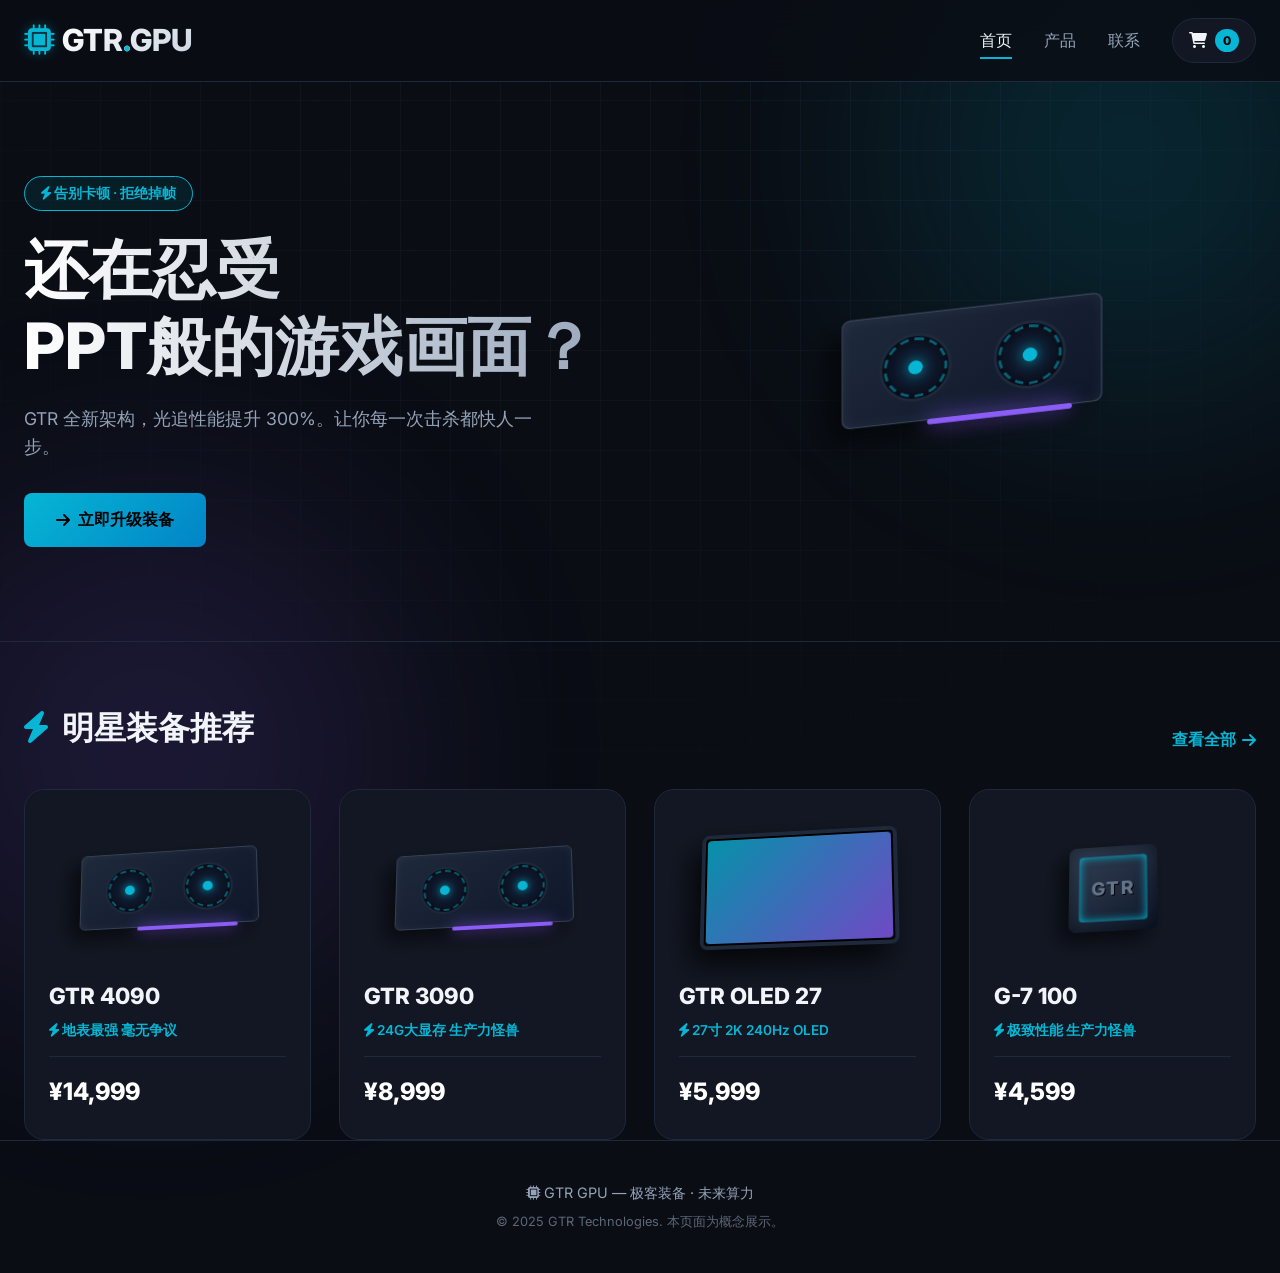
<file: index.html>
<!DOCTYPE html>
<html lang="zh-CN">
<head>
  <meta charset="UTF-8" />
  <meta name="viewport" content="width=device-width, initial-scale=1.0" />
  <title>GTR GPU | 极客装备 · 未来算力</title>
  <link rel="preconnect" href="https://fonts.googleapis.com" />
  <link href="https://fonts.googleapis.com/css2?family=Inter:wght@400;500;600;700;800&display=swap" rel="stylesheet" />
  <link rel="stylesheet" href="https://cdnjs.cloudflare.com/ajax/libs/font-awesome/6.0.0-beta3/css/all.min.css" />
  <link rel="stylesheet" href="style.css" />
</head>
<body>
  <div class="bg-grid"></div>
  <div class="bg-orb orb-cyan"></div>
  <div class="bg-orb orb-purple"></div>

  <header>
    <div class="container header-inner">
      <a href="index.html" class="logo"><i class="fas fa-microchip"></i><span>GTR<span class="logo-dot">.</span>GPU</span></a>
      <nav class="nav-links">
        <a href="index.html" class="active">首页</a>
        <a href="products.html">产品</a>
        <a href="contact.html">联系</a>
        <div class="cart-icon" id="cartBtn">
          <i class="fas fa-shopping-cart"></i><span class="cart-count" id="cartCount">0</span>
        </div>
      </nav>
    </div>
  </header>

  <section class="hero-carousel">
    <div class="carousel-track" id="carouselTrack">
      <div class="carousel-slide active">
        <div class="container slide-content">
          <div class="slide-badge"><i class="fas fa-bolt"></i> 告别卡顿 · 拒绝掉帧</div>
          <h1>还在忍受<br>PPT般的游戏画面？</h1>
          <p>GTR 全新架构，光追性能提升 300%。让你每一次击杀都快人一步。</p>
          <a href="products.html" class="btn-primary"><i class="fas fa-arrow-right"></i> 立即升级装备</a>
        </div>
        <div class="slide-visual">
          <div class="gpu-3d" style="transform: scale(1.5) rotateX(25deg) rotateY(-15deg);">
            <div class="gpu-fan"></div><div class="gpu-fan"></div><div class="gpu-bar"></div>
          </div>
        </div>
      </div>
      <div class="carousel-slide">
        <div class="container slide-content">
          <div class="slide-badge"><i class="fas fa-desktop"></i> 视界跃升 · 极致色彩</div>
          <h1>OLED 屏幕<br>看见真正的“黑”</h1>
          <p>GTR OLED 34W 带鱼屏，0.03ms极速响应，沉浸式游戏体验。</p>
          <a href="products.html" class="btn-primary"><i class="fas fa-arrow-right"></i> 探索显示器</a>
        </div>
        <div class="slide-visual">
           <div class="monitor-3d" style="transform: scale(1.4) rotateX(15deg) rotateY(-10deg);">
             <div class="monitor-screen"></div>
             <div class="monitor-neck"></div>
             <div class="monitor-base"></div>
           </div>
        </div>
      </div>
    </div>
    <button class="carousel-btn prev" id="carouselPrev"><i class="fas fa-chevron-left"></i></button>
    <button class="carousel-btn next" id="carouselNext"><i class="fas fa-chevron-right"></i></button>
    <div class="carousel-dots" id="carouselDots"></div>
  </section>

  <section class="container">
    <div class="section-header">
      <h2><i class="fas fa-bolt"></i> 明星装备推荐</h2>
      <a href="products.html" class="link-arrow">查看全部 <i class="fas fa-arrow-right"></i></a>
    </div>
    <div class="featured-grid" id="featuredGrid"></div>
  </section>

  <footer>
    <div class="container">
      <p><i class="fas fa-microchip"></i> GTR GPU — 极客装备 · 未来算力</p>
      <p style="margin-top:8px; opacity:0.6; font-size:0.8rem;">© 2025 GTR Technologies. 本页面为概念展示。</p>
    </div>
  </footer>

  <div class="cart-overlay" id="cartOverlay"></div>
  <aside class="cart-drawer" id="cartDrawer">
    <div class="cart-header"><h3><i class="fas fa-shopping-cart"></i> 购物车</h3><button class="cart-close" id="cartClose"><i class="fas fa-times"></i></button></div>
    <div class="cart-items" id="cartItems"></div>
    <div class="cart-footer">
      <div class="cart-total">合计: <span id="cartTotal">¥0</span></div>
      <button class="btn-primary" id="checkoutBtn" style="width:100%; justify-content:center;">去结算</button>
    </div>
  </aside>
  <div class="toast" id="toast"><i class="fas fa-check-circle"></i> <span id="toastMessage">操作成功</span></div>

  <script src="script.js"></script>
</body>
</html>
</file>
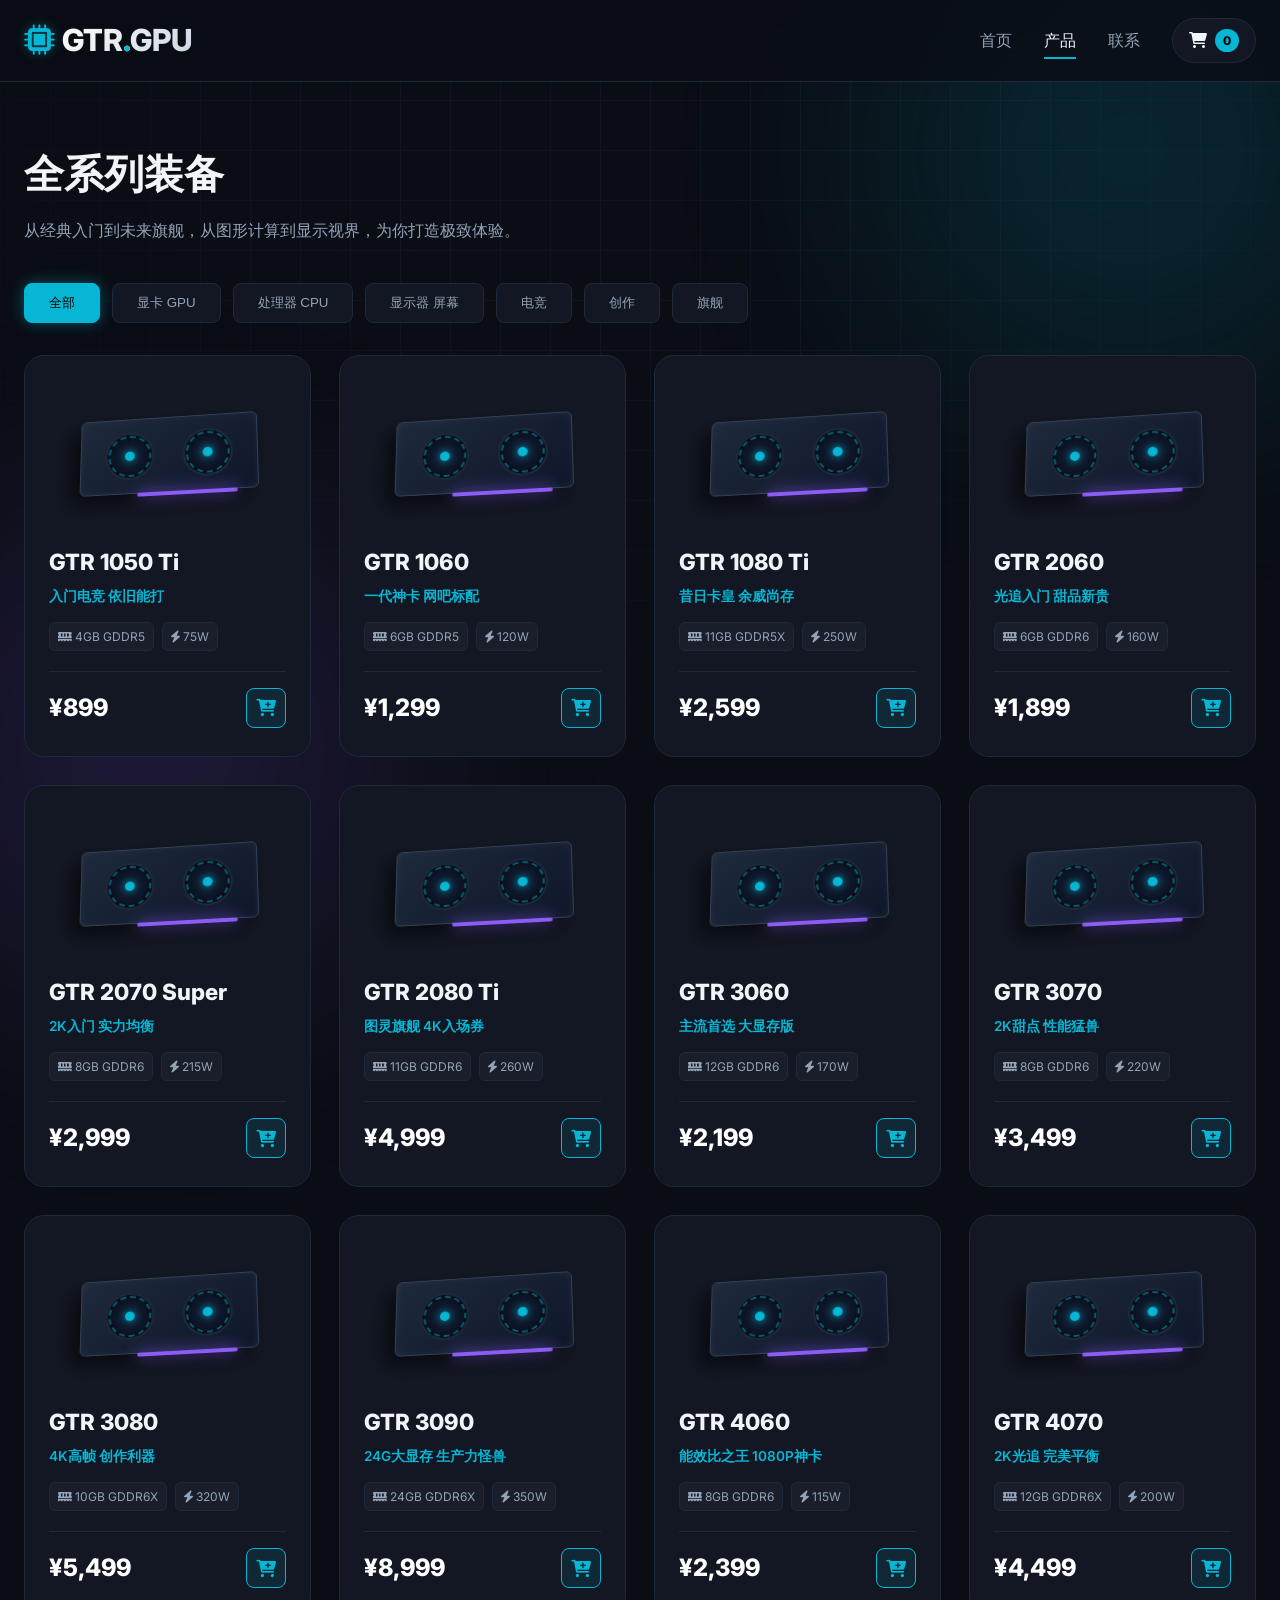
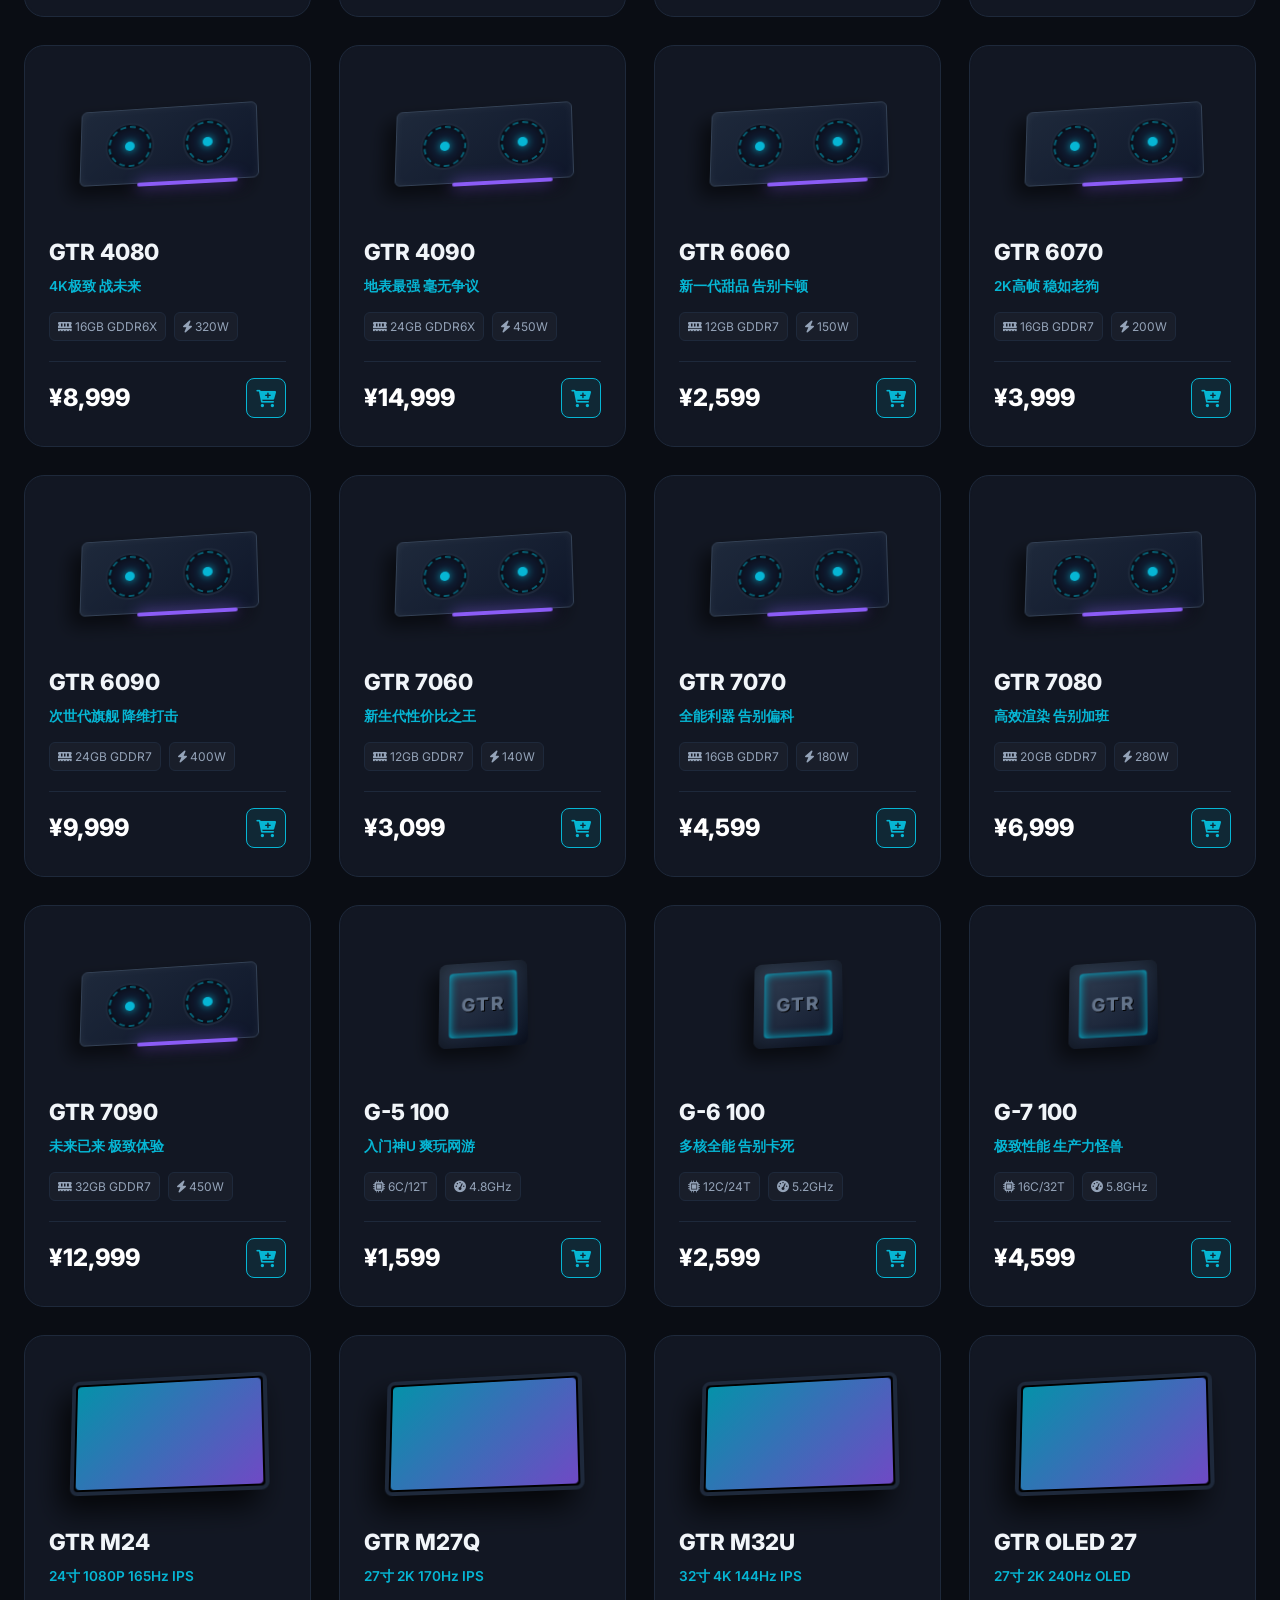
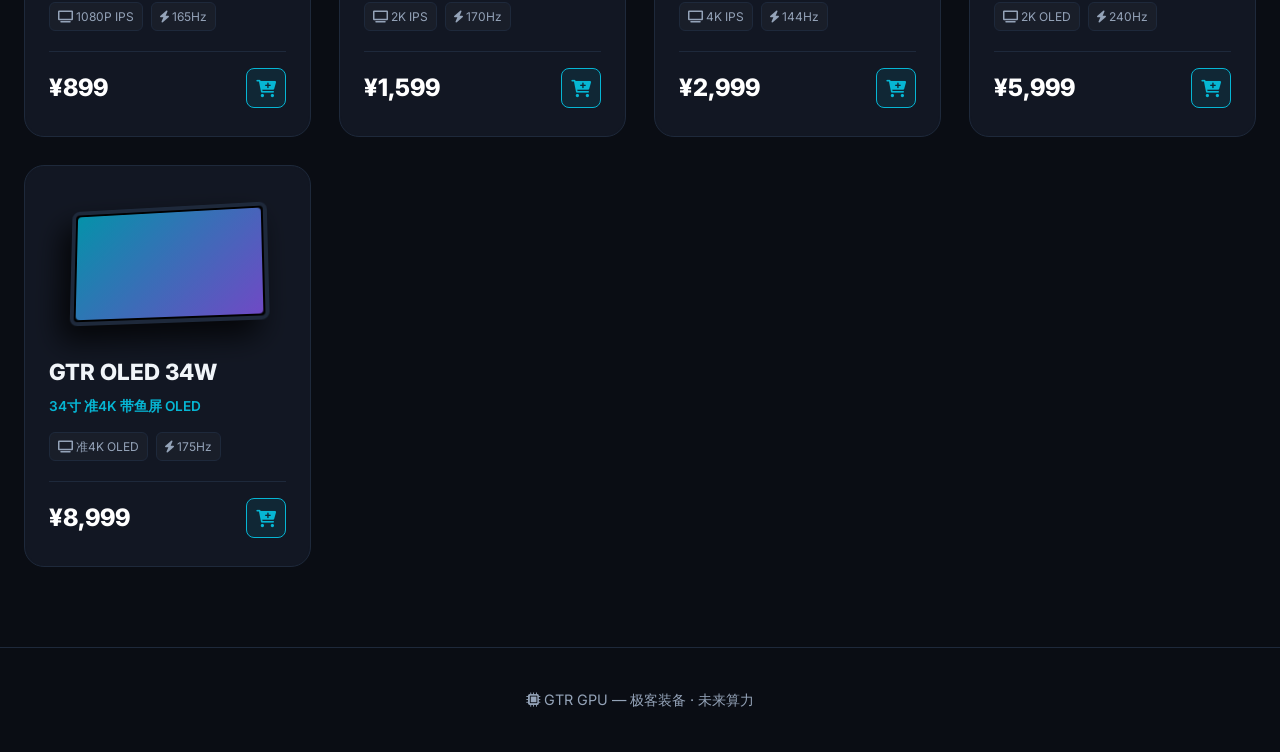
<file: checkout.html>
<!DOCTYPE html>
<html lang="zh-CN">
<head>
  <meta charset="UTF-8" />
  <meta name="viewport" content="width=device-width, initial-scale=1.0" />
  <title>安全结算 | GTR GPU</title>
  <link rel="preconnect" href="https://fonts.googleapis.com" />
  <link href="https://fonts.googleapis.com/css2?family=Inter:wght@400;500;600;700;800&display=swap" rel="stylesheet" />
  <link rel="stylesheet" href="https://cdnjs.cloudflare.com/ajax/libs/font-awesome/6.0.0-beta3/css/all.min.css" />
  <link rel="stylesheet" href="style.css" />
</head>
<body>
  <div class="bg-grid"></div>
  <div class="bg-orb orb-cyan"></div>

  <header>
    <div class="container header-inner">
      <a href="index.html" class="logo"><i class="fas fa-microchip"></i><span>GTR<span class="logo-dot">.</span>GPU</span></a>
      <nav class="nav-links">
        <a href="index.html">首页</a>
        <a href="products.html">产品</a>
        <a href="contact.html">联系</a>
      </nav>
    </div>
  </header>

  <div class="container" style="padding-top: 60px;">
    <h1 style="font-size: 2.5rem; margin-bottom: 40px;"><i class="fas fa-shield-alt" style="color:var(--cyan);"></i> 安全结算</h1>
    
    <div class="checkout-grid">
      <!-- 左侧：表单 -->
      <div>
        <div class="checkout-panel" style="margin-bottom: 30px;">
          <h2>1. 收货信息</h2>
          <div style="display: grid; grid-template-columns: 1fr 1fr; gap: 20px;">
            <div class="form-group"><label>收货人姓名</label><input type="text" placeholder="您的姓名" required></div>
            <div class="form-group"><label>联系电话</label><input type="tel" placeholder="11位手机号" required></div>
          </div>
          <div class="form-group"><label>所在地区</label><input type="text" placeholder="省 / 市 / 区" required></div>
          <div class="form-group"><label>详细地址</label><input type="text" placeholder="街道、门牌号等" required></div>
        </div>

        <div class="checkout-panel">
          <h2>2. 支付方式</h2>
          <div class="payment-methods">
            <label class="payment-method active">
              <input type="radio" name="pay" checked> <i class="fab fa-alipay" style="color:#1677FF; font-size:1.5rem;"></i> 支付宝 (模拟)
            </label>
            <label class="payment-method">
              <input type="radio" name="pay"> <i class="fab fa-weixin" style="color:#07C160; font-size:1.5rem;"></i> 微信支付 (模拟)
            </label>
            <label class="payment-method">
              <input type="radio" name="pay"> <i class="fas fa-credit-card" style="color:var(--cyan); font-size:1.5rem;"></i> 信用卡 (模拟)
            </label>
          </div>
        </div>
      </div>

      <!-- 右侧：订单汇总 -->
      <div>
        <div class="checkout-panel" style="position: sticky; top: 100px;">
          <h2>订单明细</h2>
          <div id="checkoutItemsList" style="margin-bottom: 20px;"></div>
          <div class="order-total">
            应付总额: <span id="checkoutTotal">¥0</span>
          </div>
          <button class="btn-primary" id="payNowBtn" style="width:100%; justify-content:center; margin-top: 24px; padding: 16px; font-size: 1.1rem;">
            <i class="fas fa-lock"></i> 确认支付
          </button>
        </div>
      </div>
    </div>
  </div>

  <div class="toast" id="toast"><i class="fas fa-check-circle"></i> <span id="toastMessage">操作成功</span></div>
  <script src="script.js"></script>
</body>
</html>
</file>
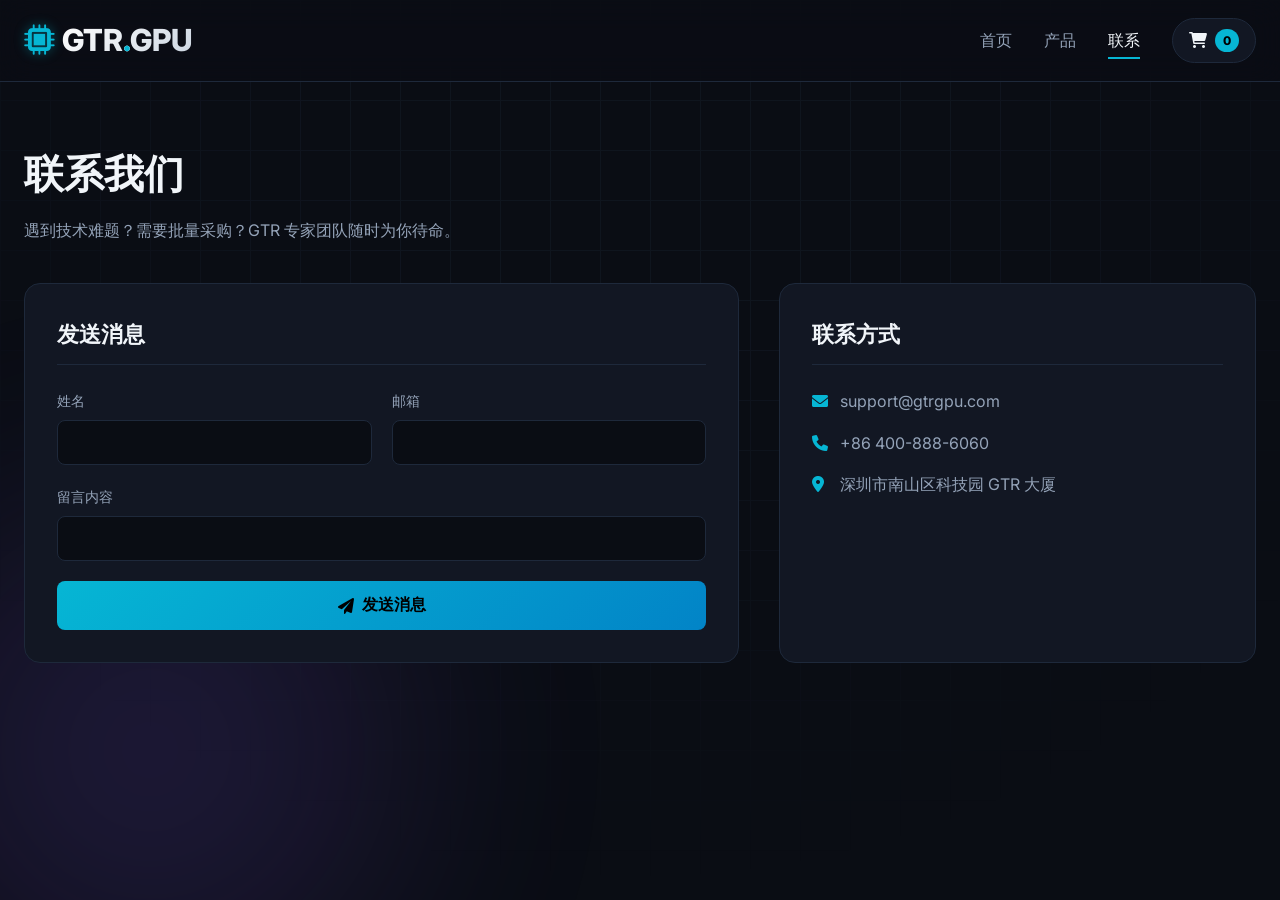
<file: contact.html>
<!DOCTYPE html>
<html lang="zh-CN">
<head>
  <meta charset="UTF-8" />
  <meta name="viewport" content="width=device-width, initial-scale=1.0" />
  <title>联系我们 | GTR GPU</title>
  <link rel="preconnect" href="https://fonts.googleapis.com" />
  <link href="https://fonts.googleapis.com/css2?family=Inter:wght@400;500;600;700;800&display=swap" rel="stylesheet" />
  <link rel="stylesheet" href="https://cdnjs.cloudflare.com/ajax/libs/font-awesome/6.0.0-beta3/css/all.min.css" />
  <link rel="stylesheet" href="style.css" />
</head>
<body>
  <div class="bg-grid"></div>
  <div class="bg-orb orb-purple"></div>
  <header>
    <div class="container header-inner">
      <a href="index.html" class="logo"><i class="fas fa-microchip"></i><span>GTR<span class="logo-dot">.</span>GPU</span></a>
      <nav class="nav-links">
        <a href="index.html">首页</a>
        <a href="products.html">产品</a>
        <a href="contact.html" class="active">联系</a>
        <div class="cart-icon" id="cartBtn">
          <i class="fas fa-shopping-cart"></i><span class="cart-count" id="cartCount">0</span>
        </div>
      </nav>
    </div>
  </header>

  <div class="container" style="padding-top: 60px; padding-bottom: 80px;">
    <h1 style="font-size: 2.5rem; margin-bottom: 12px;">联系我们</h1>
    <p style="color: var(--text-muted); margin-bottom: 40px;">遇到技术难题？需要批量采购？GTR 专家团队随时为你待命。</p>

    <div class="checkout-grid">
      <div class="checkout-panel">
        <h2>发送消息</h2>
        <form id="contactForm">
          <div style="display:grid; grid-template-columns:1fr 1fr; gap:20px;">
            <div class="form-group"><label>姓名</label><input type="text" required></div>
            <div class="form-group"><label>邮箱</label><input type="email" required></div>
          </div>
          <div class="form-group"><label>留言内容</label><input type="text" required></div>
          <button type="submit" class="btn-primary" style="width:100%; justify-content:center;"><i class="fas fa-paper-plane"></i> 发送消息</button>
        </form>
      </div>
      <div class="checkout-panel">
        <h2>联系方式</h2>
        <p style="margin-bottom: 16px; color: var(--text-muted);"><i class="fas fa-envelope" style="color:var(--cyan); width:24px;"></i> support@gtrgpu.com</p>
        <p style="margin-bottom: 16px; color: var(--text-muted);"><i class="fas fa-phone" style="color:var(--cyan); width:24px;"></i> +86 400-888-6060</p>
        <p style="color: var(--text-muted);"><i class="fas fa-map-marker-alt" style="color:var(--cyan); width:24px;"></i> 深圳市南山区科技园 GTR 大厦</p>
      </div>
    </div>
  </div>
  <div class="toast" id="toast"><i class="fas fa-check-circle"></i> <span id="toastMessage">操作成功</span></div>
  <script src="script.js"></script>
</body>
</html>
</file>
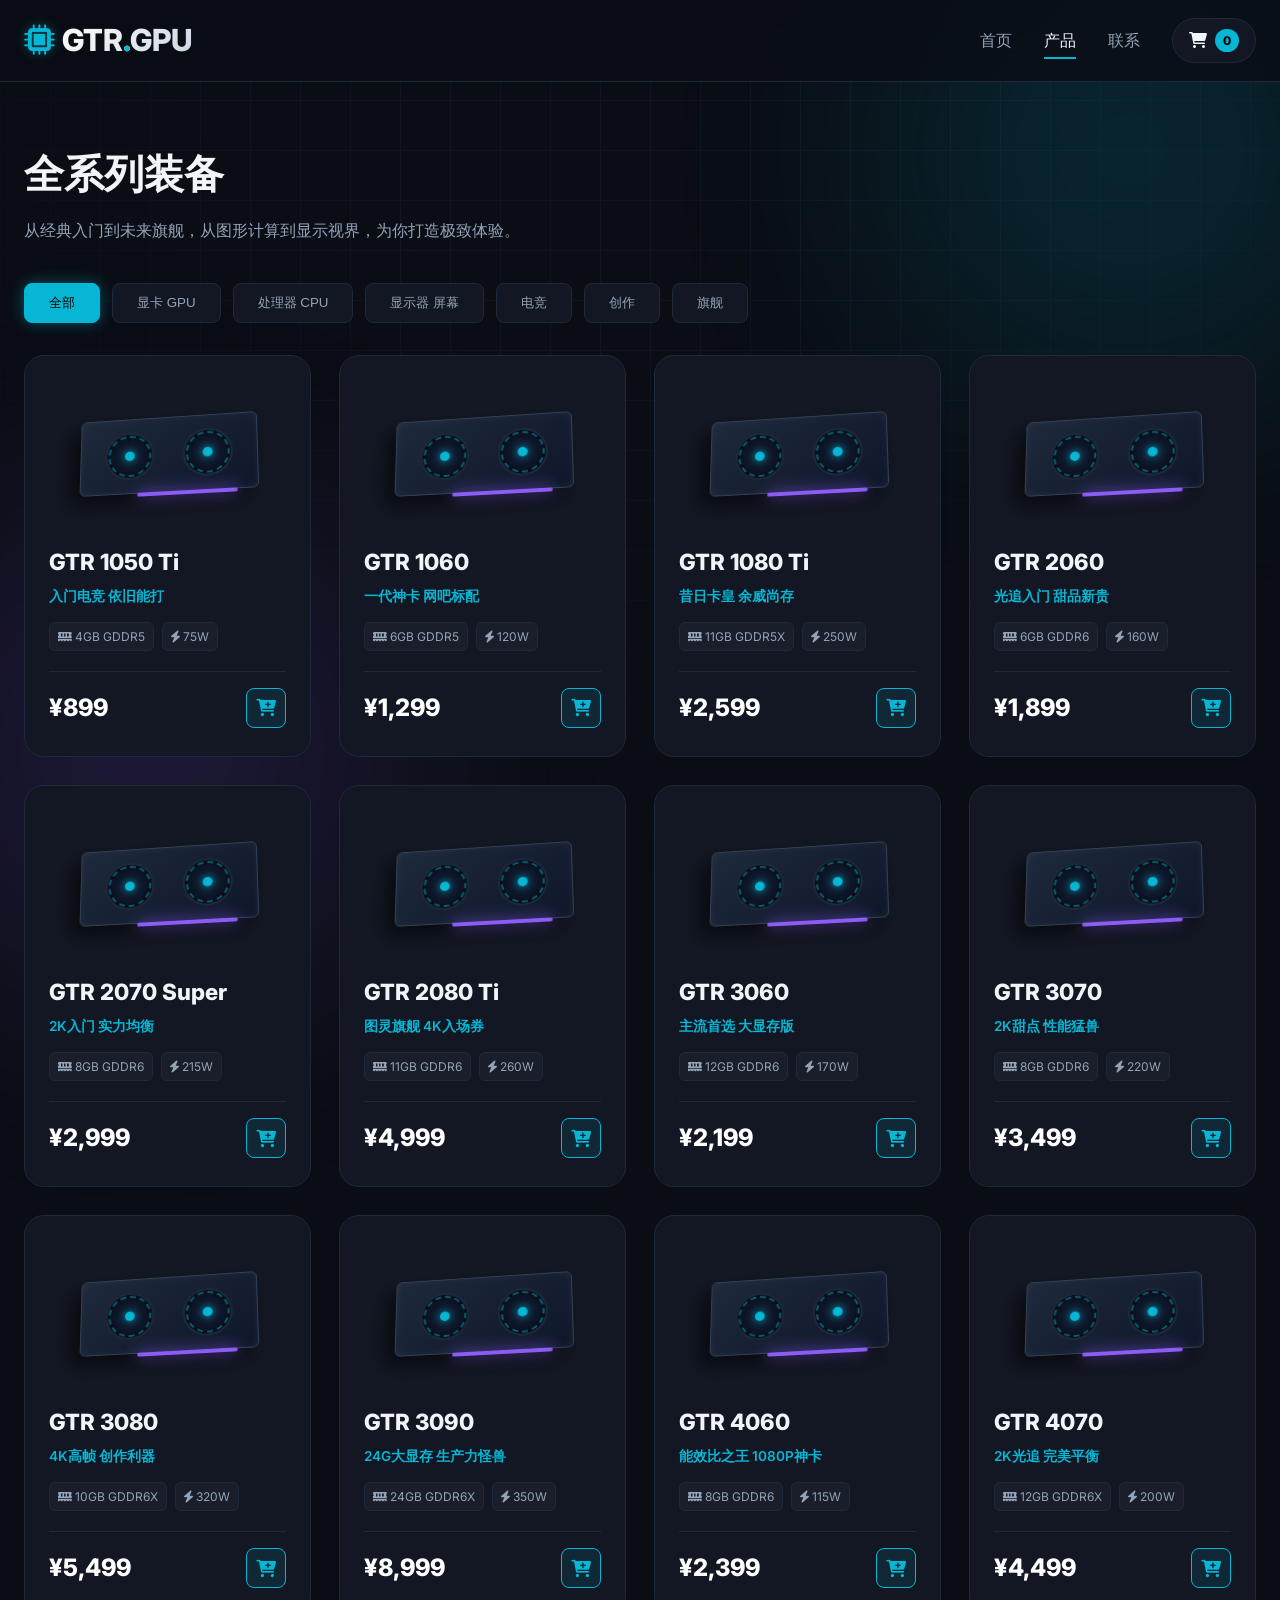
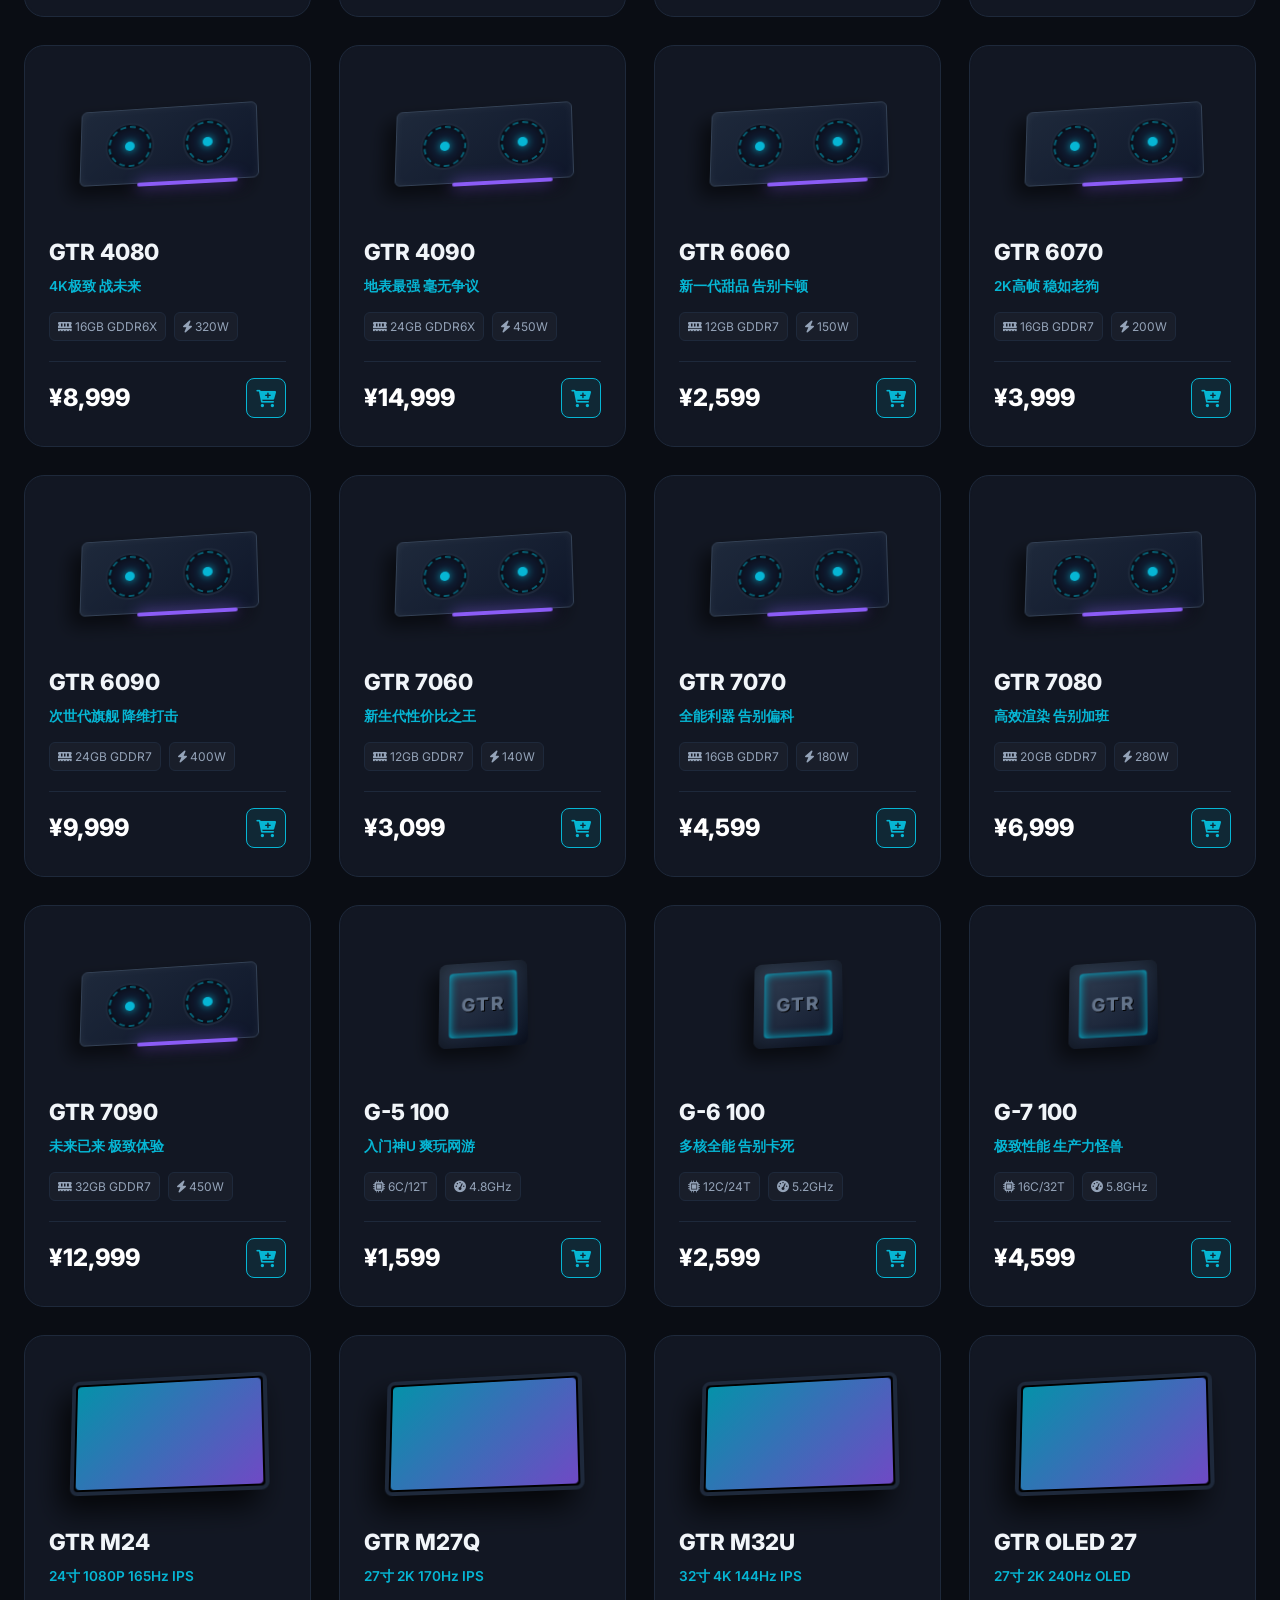
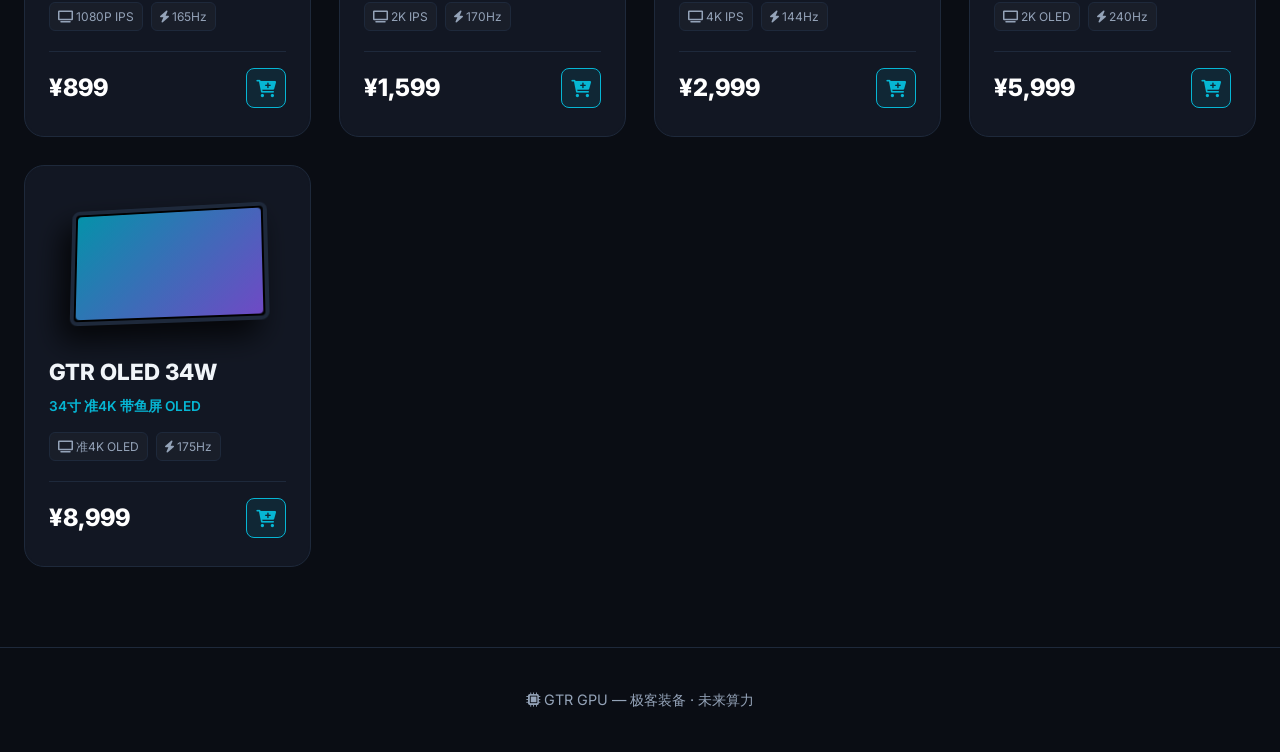
<file: products.html>
<!DOCTYPE html>
<html lang="zh-CN">
<head>
  <meta charset="UTF-8" />
  <meta name="viewport" content="width=device-width, initial-scale=1.0" />
  <title>全系列产品 | GTR GPU</title>
  <link rel="preconnect" href="https://fonts.googleapis.com" />
  <link href="https://fonts.googleapis.com/css2?family=Inter:wght@400;500;600;700;800&display=swap" rel="stylesheet" />
  <link rel="stylesheet" href="https://cdnjs.cloudflare.com/ajax/libs/font-awesome/6.0.0-beta3/css/all.min.css" />
  <link rel="stylesheet" href="style.css" />
</head>
<body>
  <div class="bg-grid"></div>
  <div class="bg-orb orb-cyan"></div>
  <div class="bg-orb orb-purple"></div>

  <header>
    <div class="container header-inner">
      <a href="index.html" class="logo"><i class="fas fa-microchip"></i><span>GTR<span class="logo-dot">.</span>GPU</span></a>
      <nav class="nav-links">
        <a href="index.html">首页</a>
        <a href="products.html" class="active">产品</a>
        <a href="contact.html">联系</a>
        <div class="cart-icon" id="cartBtn">
          <i class="fas fa-shopping-cart"></i><span class="cart-count" id="cartCount">0</span>
        </div>
      </nav>
    </div>
  </header>

  <div class="container" style="padding-top: 60px;">
    <h1 style="font-size: 2.5rem; margin-bottom: 12px;">全系列装备</h1>
    <p style="color: var(--text-muted); margin-bottom: 40px;">从经典入门到未来旗舰，从图形计算到显示视界，为你打造极致体验。</p>
    
    <div class="filter-tabs" id="filterTabs">
      <button class="filter-btn active" data-filter="all">全部</button>
      <button class="filter-btn" data-filter="gpu">显卡 GPU</button>
      <button class="filter-btn" data-filter="cpu">处理器 CPU</button>
      <button class="filter-btn" data-filter="monitor">显示器 屏幕</button>
      <button class="filter-btn" data-filter="gaming">电竞</button>
      <button class="filter-btn" data-filter="creator">创作</button>
      <button class="filter-btn" data-filter="flagship">旗舰</button>
    </div>
  </div>

  <section class="container" style="padding-bottom: 80px;">
    <div class="product-grid" id="productGrid"></div>
  </section>

  <footer>
    <div class="container">
      <p><i class="fas fa-microchip"></i> GTR GPU — 极客装备 · 未来算力</p>
    </div>
  </footer>

  <div class="cart-overlay" id="cartOverlay"></div>
  <aside class="cart-drawer" id="cartDrawer">
    <div class="cart-header"><h3><i class="fas fa-shopping-cart"></i> 购物车</h3><button class="cart-close" id="cartClose"><i class="fas fa-times"></i></button></div>
    <div class="cart-items" id="cartItems"></div>
    <div class="cart-footer">
      <div class="cart-total">合计: <span id="cartTotal">¥0</span></div>
      <button class="btn-primary" id="checkoutBtn" style="width:100%; justify-content:center;">去结算</button>
    </div>
  </aside>
  <div class="toast" id="toast"><i class="fas fa-check-circle"></i> <span id="toastMessage">操作成功</span></div>

  <script src="script.js"></script>
</body>
</html>
</file>
<file: style.css>
:root {
  --bg-base: #0a0d14; --bg-card: #121723; --bg-card-hover: #182030;
  --text-main: #f1f5f9; --text-muted: #94a3b8;
  --cyan: #06b6d4; --cyan-glow: rgba(6, 182, 212, 0.4); --purple: #8b5cf6;
  --border: #1e293b;
}
* { margin: 0; padding: 0; box-sizing: border-box; }
html { scroll-behavior: smooth; }
body { font-family: 'Inter', sans-serif; background: var(--bg-base); color: var(--text-main); line-height: 1.6; overflow-x: hidden; }
::selection { background: var(--cyan); color: #000; }
::-webkit-scrollbar { width: 8px; }
::-webkit-scrollbar-track { background: var(--bg-base); }
::-webkit-scrollbar-thumb { background: var(--border); border-radius: 8px; }
::-webkit-scrollbar-thumb:hover { background: var(--cyan); }
.container { max-width: 1280px; margin: 0 auto; padding: 0 24px; }

/* 背景特效 */
.bg-grid { position: fixed; inset: 0; z-index: -2; background-image: linear-gradient(var(--border) 1px, transparent 1px), linear-gradient(90deg, var(--border) 1px, transparent 1px); background-size: 50px 50px; mask-image: radial-gradient(circle at 50% 0%, black 30%, transparent 80%); -webkit-mask-image: radial-gradient(circle at 50% 0%, black 30%, transparent 80%); opacity: 0.3; pointer-events: none; }
.bg-orb { position: fixed; width: 500px; height: 500px; border-radius: 50%; filter: blur(120px); z-index: -1; pointer-events: none; opacity: 0.15; }
.orb-cyan { top: -100px; right: -100px; background: var(--cyan); }
.orb-purple { bottom: -100px; left: -100px; background: var(--purple); }

/* HEADER */
header { position: sticky; top: 0; z-index: 100; background: rgba(10, 13, 20, 0.8); backdrop-filter: blur(16px); -webkit-backdrop-filter: blur(16px); border-bottom: 1px solid var(--border); padding: 16px 0; }
.header-inner { display: flex; justify-content: space-between; align-items: center; }
.logo { font-weight: 800; font-size: 1.9rem; display: flex; align-items: center; gap: 8px; text-decoration: none; color: inherit; }
.logo i { color: var(--cyan); text-shadow: 0 0 12px var(--cyan-glow); }
.logo span { background: linear-gradient(135deg, #fff 0%, #cbd5e1 100%); -webkit-background-clip: text; -webkit-text-fill-color: transparent; }
.logo-dot { -webkit-text-fill-color: var(--cyan) !important; }
.nav-links { display: flex; gap: 32px; align-items: center; }
.nav-links a { color: var(--text-muted); text-decoration: none; font-weight: 500; transition: 0.2s; position: relative; }
.nav-links a::after { content: ''; position: absolute; bottom: -6px; left: 0; width: 0%; height: 2px; background: var(--cyan); transition: 0.3s; }
.nav-links a:hover, .nav-links a.active { color: var(--text-main); }
.nav-links a:hover::after, .nav-links a.active::after { width: 100%; }
.cart-icon { background: var(--bg-card); padding: 10px 16px; border-radius: 40px; border: 1px solid var(--border); display: flex; align-items: center; gap: 8px; cursor: pointer; transition: 0.2s; }
.cart-icon:hover { border-color: var(--cyan); box-shadow: 0 0 15px var(--cyan-glow); }
.cart-count { background: var(--cyan); color: #000; font-size: 0.75rem; font-weight: 800; padding: 2px 8px; border-radius: 20px; }

/* CAROUSEL */
.hero-carousel { position: relative; overflow: hidden; height: 560px; border-bottom: 1px solid var(--border); }
.carousel-track { height: 100%; position: relative; }
.carousel-slide { position: absolute; inset: 0; opacity: 0; transition: opacity 0.8s ease; display: flex; align-items: center; pointer-events: none; }
.carousel-slide.active { opacity: 1; z-index: 1; pointer-events: auto; }
.slide-content { flex: 1; padding: 40px 24px; }
.slide-badge { background: rgba(6, 182, 212, 0.1); border: 1px solid var(--cyan); padding: 6px 16px; border-radius: 40px; font-size: 0.85rem; color: var(--cyan); margin-bottom: 20px; display: inline-block; font-weight: 600; }
.slide-content h1 { font-size: clamp(2.5rem, 5vw, 4rem); font-weight: 800; line-height: 1.2; margin-bottom: 20px; background: linear-gradient(to right, #fff, #94a3b8); -webkit-background-clip: text; -webkit-text-fill-color: transparent; }
.slide-content p { color: var(--text-muted); font-size: 1.1rem; max-width: 540px; margin-bottom: 32px; }
.slide-visual { flex: 1; display: flex; justify-content: center; align-items: center; }
@keyframes float { 0%,100% { transform: translateY(0) rotate(0deg); } 50% { transform: translateY(-15px) rotate(2deg); } }
.slide-visual .gpu-3d, .slide-visual .cpu-3d, .slide-visual .monitor-3d { animation: float 5s ease-in-out infinite; }

/* 按钮 */
.btn-primary { background: linear-gradient(135deg, var(--cyan), #0284c7); border: none; color: #000; font-weight: 700; padding: 14px 32px; border-radius: 8px; font-size: 1rem; cursor: pointer; transition: 0.2s; display: inline-flex; align-items: center; gap: 8px; text-decoration: none; }
.btn-primary:hover { box-shadow: 0 0 20px var(--cyan-glow); transform: translateY(-2px); }

/* SECTION & GRID */
.section-header { display: flex; justify-content: space-between; align-items: flex-end; margin: 60px 0 36px; }
.section-header h2 { font-size: 2rem; font-weight: 800; }
.section-header h2 i { color: var(--cyan); margin-right: 8px; }
.link-arrow { color: var(--cyan); text-decoration: none; font-weight: 600; display: flex; align-items: center; gap: 6px; }
.link-arrow:hover { text-shadow: 0 0 10px var(--cyan-glow); }
.featured-grid, .product-grid { display: grid; grid-template-columns: repeat(auto-fill, minmax(280px, 1fr)); gap: 28px; }

/* 卡片流光特效 */
.featured-card, .graphic-card { background: var(--bg-card); border: 1px solid var(--border); border-radius: 20px; padding: 28px 24px; position: relative; overflow: hidden; transition: 0.3s ease; cursor: pointer; }
.featured-card::before, .graphic-card::before { content: ''; position: absolute; top: -50%; left: -50%; width: 200%; height: 200%; background: conic-gradient(from 0deg, transparent 0 340deg, var(--cyan) 360deg); animation: rotateBorder 6s linear infinite; opacity: 0; transition: opacity 0.3s; z-index: 0; pointer-events: none; }
.featured-card:hover::before, .graphic-card:hover::before { opacity: 0.3; }
.featured-card::after, .graphic-card::after { content: ''; position: absolute; inset: 1px; background: var(--bg-card); border-radius: 19px; z-index: 1; pointer-events: none; transition: background 0.3s; }
.featured-card:hover::after, .graphic-card:hover::after { background: var(--bg-card-hover); }
@keyframes rotateBorder { 100% { transform: rotate(360deg); } }
.featured-card > *, .graphic-card > * { position: relative; z-index: 2; }
.featured-card:hover, .graphic-card:hover { transform: translateY(-6px); box-shadow: 0 10px 30px -10px var(--cyan-glow); }

/* ==== CSS 3D 硬件模型 ==== */
.hardware-visual { height: 140px; display: flex; align-items: center; justify-content: center; margin-bottom: 20px; perspective: 1000px; }
/* 显卡 */
.gpu-3d { width: 180px; height: 80px; background: linear-gradient(145deg, #1e293b, #0f172a); border-radius: 6px; border: 1px solid #334155; position: relative; transform: rotateX(20deg) rotateY(-10deg); box-shadow: -10px 10px 20px rgba(0,0,0,0.6), inset 0 0 10px rgba(255,255,255,0.05); display: flex; align-items: center; justify-content: space-around; padding: 0 10px; }
.gpu-fan { width: 50px; height: 50px; border-radius: 50%; background: #0f172a; border: 2px solid #1e293b; position: relative; display: flex; align-items: center; justify-content: center; animation: spin 4s linear infinite; box-shadow: inset 0 0 10px #000; }
.gpu-fan::before { content: ''; position: absolute; width: 40px; height: 40px; border-radius: 50%; border: 2px dashed var(--cyan); opacity: 0.5; }
.gpu-fan::after { content: ''; position: absolute; width: 10px; height: 10px; background: var(--cyan); border-radius: 50%; box-shadow: 0 0 10px var(--cyan); }
.gpu-bar { position: absolute; bottom: -4px; right: 20px; width: 100px; height: 4px; background: var(--purple); border-radius: 2px; box-shadow: 0 0 15px var(--purple); }
/* CPU */
.cpu-3d { width: 90px; height: 90px; background: linear-gradient(145deg, #334155, #0f172a); border-radius: 8px; position: relative; transform: rotateX(20deg) rotateY(-10deg); box-shadow: -10px 10px 20px rgba(0,0,0,0.6), inset 0 0 20px rgba(0,0,0,0.5); display: flex; align-items: center; justify-content: center; }
.cpu-3d::before { content: 'GTR'; color: #64748b; font-weight: 800; font-size: 1.2rem; letter-spacing: 2px; text-shadow: 1px 1px 0 #000; }
.cpu-3d::after { content: ''; position: absolute; inset: 10px; border: 1px solid rgba(6, 182, 212, 0.3); box-shadow: inset 0 0 10px var(--cyan); border-radius: 4px; }
/* 显示器 */
.monitor-3d { width: 200px; height: 120px; background: #000; border-radius: 8px; border: 4px solid #1e293b; position: relative; transform: rotateX(15deg) rotateY(-10deg); box-shadow: -10px 15px 30px rgba(0,0,0,0.8), inset 0 0 20px rgba(0,0,0,0.5); overflow: hidden; display: flex; flex-direction: column; justify-content: flex-end; align-items: center; }
.monitor-screen { position: absolute; inset: 2px; background: linear-gradient(135deg, var(--cyan), var(--purple), #0f172a); background-size: 200% 200%; animation: aurora 5s ease infinite; border-radius: 4px; opacity: 0.8; }
.monitor-base { width: 60px; height: 10px; background: #1e293b; position: absolute; bottom: -14px; border-radius: 0 0 6px 6px; }
.monitor-neck { width: 20px; height: 30px; background: #1e293b; position: absolute; bottom: -30px; }
@keyframes aurora { 0% { background-position: 0% 50%; } 50% { background-position: 100% 50%; } 100% { background-position: 0% 50%; } }
@keyframes spin { 100% { transform: rotate(360deg); } }

/* 卡片内容 */
.card-title { font-size: 1.4rem; font-weight: 800; margin-bottom: 6px; }
.card-sub { color: var(--cyan); font-size: 0.85rem; font-weight: 600; margin-bottom: 16px; height: 20px; overflow: hidden; }
.card-specs { display: flex; flex-wrap: wrap; gap: 8px; margin-bottom: 20px; font-size: 0.75rem; color: var(--text-muted); }
.card-specs span { background: rgba(255,255,255,0.03); padding: 4px 8px; border-radius: 6px; border: 1px solid var(--border); white-space: nowrap; }
.price-row { display: flex; justify-content: space-between; align-items: center; border-top: 1px solid var(--border); padding-top: 16px; }
.price { font-size: 1.5rem; font-weight: 800; color: #fff; }
.btn-add-icon { background: rgba(6, 182, 212, 0.1); border: 1px solid var(--cyan); color: var(--cyan); width: 40px; height: 40px; border-radius: 8px; cursor: pointer; display: flex; align-items: center; justify-content: center; font-size: 1.1rem; transition: 0.2s; }
.btn-add-icon:hover { background: var(--cyan); color: #000; box-shadow: 0 0 15px var(--cyan-glow); }

/* 悬浮弹窗 */
.fc-overlay { position: absolute; inset: 0; background: rgba(10, 13, 20, 0.95); backdrop-filter: blur(8px); padding: 24px; display: flex; flex-direction: column; justify-content: center; opacity: 0; transform: translateY(10px); transition: 0.3s; pointer-events: none; z-index: 10; border-radius: 20px; }
.featured-card:hover .fc-overlay { opacity: 1; transform: translateY(0); pointer-events: auto; }
.fc-overlay h4 { font-size: 1.2rem; margin-bottom: 8px; }
.fc-overlay p { font-size: 0.85rem; color: var(--text-muted); margin-bottom: 16px; line-height: 1.5; }
.fc-overlay .btn-add { background: var(--cyan); color: #000; font-weight: 700; border: none; padding: 10px; border-radius: 8px; cursor: pointer; width: 100%; transition: 0.2s; }
.fc-overlay .btn-add:hover { background: #fff; box-shadow: 0 0 15px var(--cyan-glow); }

/* 筛选栏 */
.filter-tabs { display: flex; gap: 12px; flex-wrap: wrap; margin-bottom: 32px; }
.filter-btn { background: var(--bg-card); border: 1px solid var(--border); color: var(--text-muted); padding: 10px 24px; border-radius: 8px; cursor: pointer; transition: 0.2s; font-weight: 500; }
.filter-btn.active { background: var(--cyan); border-color: var(--cyan); color: #000; box-shadow: 0 0 15px var(--cyan-glow); }
.filter-btn:hover:not(.active) { border-color: var(--cyan); color: var(--cyan); }

/* 购物车侧边栏 */
.cart-overlay { position: fixed; inset: 0; background: rgba(0,0,0,0.8); backdrop-filter: blur(4px); z-index: 1000; opacity: 0; visibility: hidden; transition: 0.3s; }
.cart-overlay.active { opacity: 1; visibility: visible; }
.cart-drawer { position: fixed; top: 0; right: -420px; width: 100%; max-width: 420px; height: 100vh; background: var(--bg-card); z-index: 1001; border-left: 1px solid var(--border); display: flex; flex-direction: column; transition: right 0.4s cubic-bezier(0.4, 0, 0.2, 1); }
.cart-drawer.active { right: 0; box-shadow: -10px 0 30px rgba(0,0,0,0.5); }
.cart-header { padding: 24px; border-bottom: 1px solid var(--border); display: flex; justify-content: space-between; align-items: center; }
.cart-header h3 { font-size: 1.3rem; }
.cart-close { background: none; border: none; color: var(--text-muted); font-size: 1.5rem; cursor: pointer; }
.cart-close:hover { color: var(--cyan); }
.cart-items { flex: 1; overflow-y: auto; padding: 24px; }
.empty-cart { text-align: center; color: var(--text-muted); margin-top: 40px; }
.cart-item { display: flex; justify-content: space-between; align-items: center; padding: 16px 0; border-bottom: 1px solid var(--border); }
.cart-item-info h4 { font-size: 1rem; margin-bottom: 4px; }
.cart-item-info p { color: var(--cyan); font-weight: 700; }
.cart-item-remove { background: none; border: none; color: #ef4444; cursor: pointer; font-size: 1.1rem; }
.cart-footer { padding: 24px; border-top: 1px solid var(--border); background: var(--bg-base); }
.cart-total { font-size: 1.2rem; font-weight: 600; display: flex; justify-content: space-between; margin-bottom: 20px; }
.cart-total span { color: var(--cyan); font-size: 1.6rem; font-weight: 800; }

/* Toast & Footer & Checkout */
.toast { position: fixed; bottom: 30px; right: 30px; background: var(--bg-card); border-left: 4px solid var(--cyan); color: #fff; padding: 16px 24px; border-radius: 8px; display: flex; align-items: center; gap: 12px; transform: translateY(120px); opacity: 0; transition: 0.3s; z-index: 9999; pointer-events: none; box-shadow: 0 10px 30px rgba(0,0,0,0.5); }
.toast.show { transform: translateY(0); opacity: 1; }
.toast i { color: var(--cyan); }
footer { border-top: 1px solid var(--border); padding: 40px 0; text-align: center; color: var(--text-muted); font-size: 0.9rem; }
.checkout-grid { display: grid; grid-template-columns: 1.5fr 1fr; gap: 40px; margin-bottom: 80px; }
.checkout-panel { background: var(--bg-card); border: 1px solid var(--border); border-radius: 16px; padding: 32px; }
.checkout-panel h2 { font-size: 1.4rem; margin-bottom: 24px; border-bottom: 1px solid var(--border); padding-bottom: 12px; }
.form-group { margin-bottom: 20px; }
.form-group label { display: block; font-size: 0.9rem; color: var(--text-muted); margin-bottom: 8px; }
.form-group input { width: 100%; background: var(--bg-base); border: 1px solid var(--border); padding: 14px; border-radius: 8px; color: #fff; outline: none; transition: 0.2s; }
.form-group input:focus { border-color: var(--cyan); box-shadow: 0 0 10px var(--cyan-glow); }
.payment-methods { display: flex; flex-direction: column; gap: 16px; margin-bottom: 24px; }
.payment-method { display: flex; align-items: center; gap: 12px; padding: 16px; border: 1px solid var(--border); border-radius: 8px; cursor: pointer; transition: 0.2s; }
.payment-method:hover, .payment-method.active { border-color: var(--cyan); background: rgba(6, 182, 212, 0.05); }
.payment-method input { accent-color: var(--cyan); width: 18px; height: 18px; }
.order-summary-item { display: flex; justify-content: space-between; margin-bottom: 16px; font-size: 0.95rem; }
.order-total { display: flex; justify-content: space-between; margin-top: 24px; padding-top: 24px; border-top: 1px dashed var(--border); font-size: 1.2rem; font-weight: 700; }
.order-total span { color: var(--cyan); font-size: 1.6rem; }
</file>
